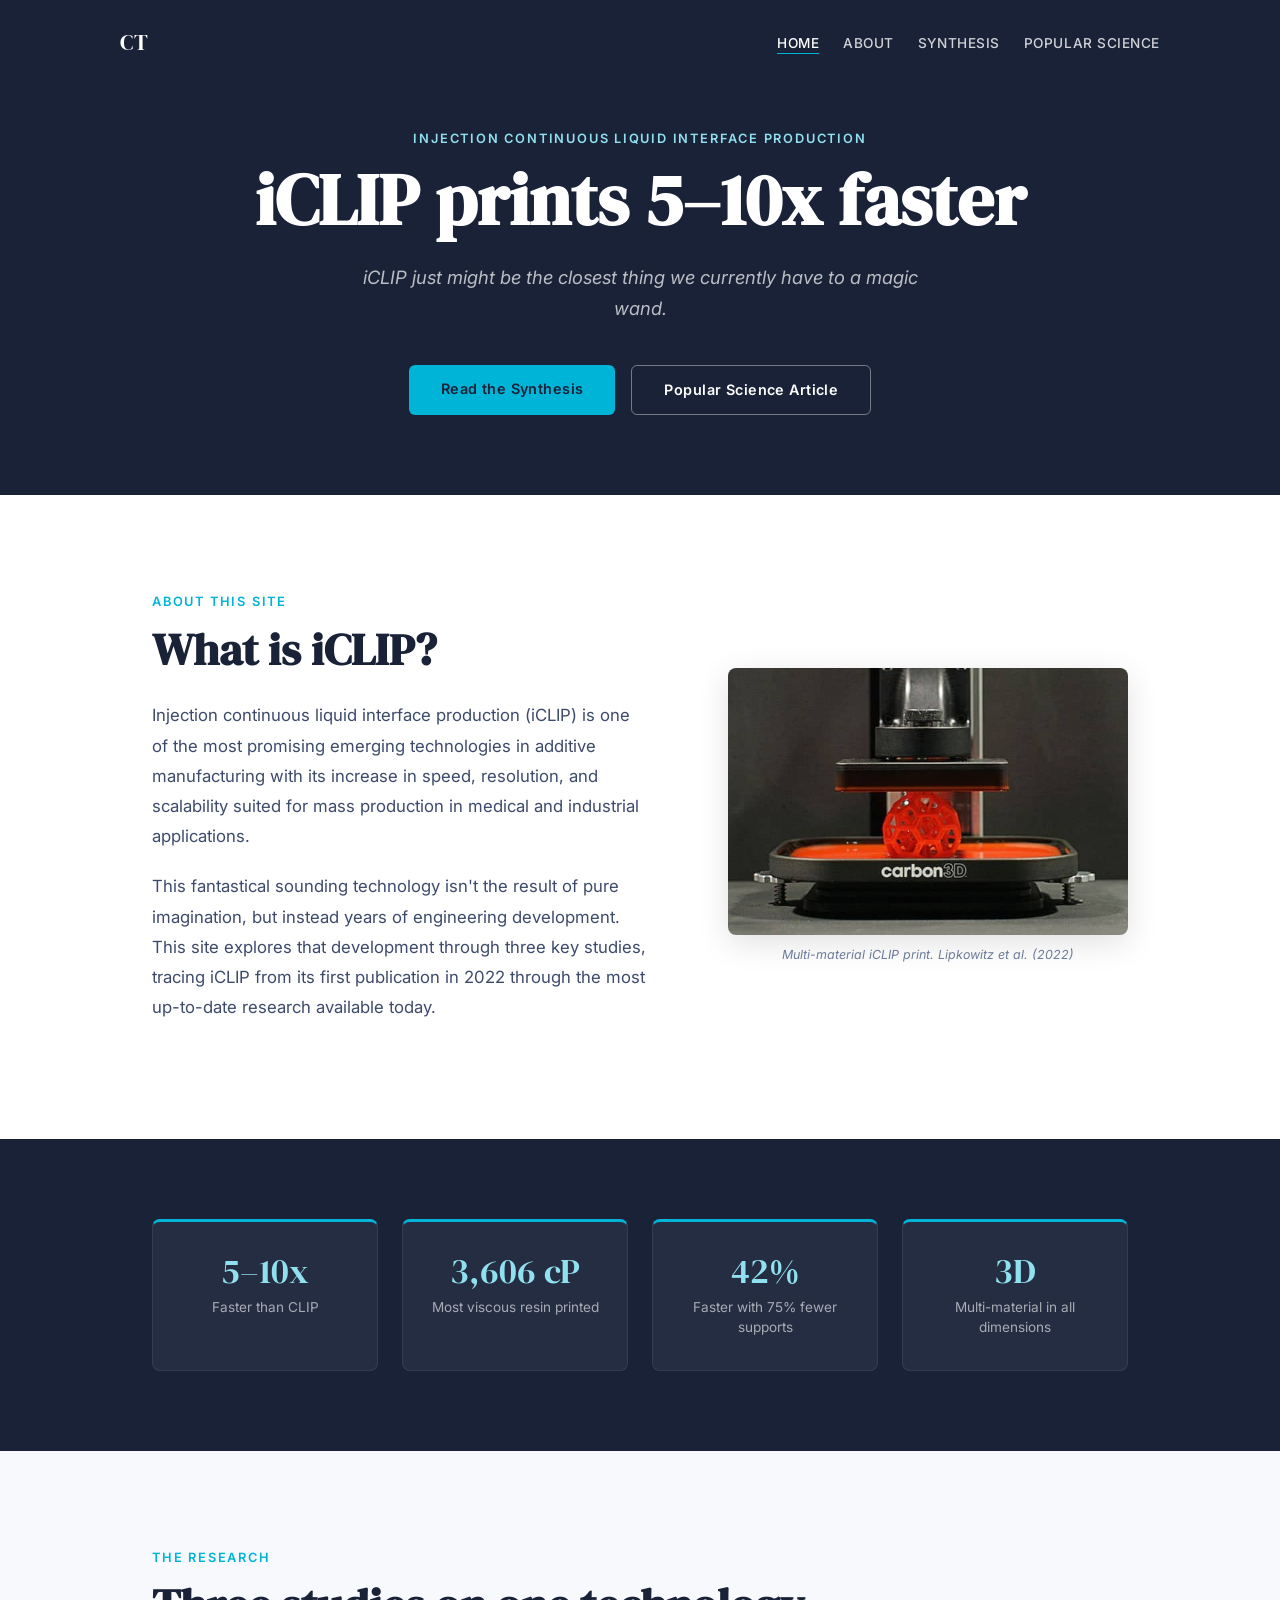
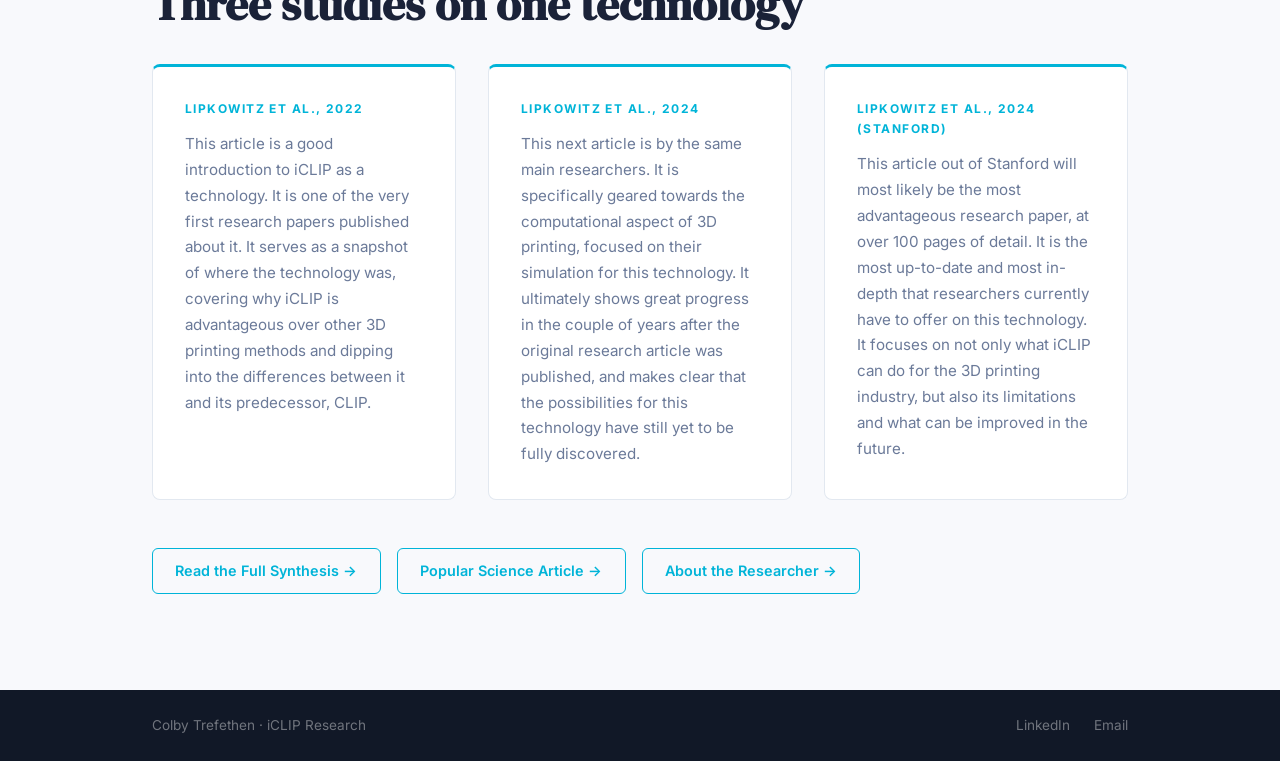
<file: index.html>
<!DOCTYPE html>
<html lang="en">
<head>
  <meta charset="UTF-8" />
  <meta name="viewport" content="width=device-width, initial-scale=1.0" />
  <title>Colby Trefethen | iCLIP Research</title>
  <link rel="preconnect" href="https://fonts.googleapis.com" />
  <link href="https://fonts.googleapis.com/css2?family=Inter:wght@300;400;500;600&family=DM+Serif+Display&display=swap" rel="stylesheet" />
  <link rel="stylesheet" href="style.css" />
</head>
<body>

  <nav id="nav" class="scrolled">
    <div class="nav-inner">
      <a class="nav-logo" href="index.html">CT</a>
      <ul class="nav-links">
        <li><a href="index.html" class="active">Home</a></li>
        <li><a href="about.html">About</a></li>
        <li><a href="synthesis.html">Synthesis</a></li>
        <li><a href="popular-science.html">Popular Science</a></li>
      </ul>
    </div>
  </nav>

  <!-- BANNER -->
  <section id="banner">
    <div class="container">
      <p class="section-label">Injection Continuous Liquid Interface Production</p>
      <h1 class="banner-title">iCLIP prints 5–10x faster</h1>
      <p class="banner-sub">iCLIP just might be the closest thing we currently have to a magic wand.</p>
      <div class="hero-cta">
        <a class="btn btn-primary" href="synthesis.html">Read the Synthesis</a>
        <a class="btn btn-ghost-dark" href="popular-science.html">Popular Science Article</a>
      </div>
    </div>
  </section>

  <!-- INTRO: text + image side by side -->
  <section id="about-site">
    <div class="container">
      <div class="intro-grid">
        <div class="intro-text">
          <p class="section-label">About This Site</p>
          <h2 class="section-heading">What is iCLIP?</h2>
          <p class="research-intro">
            Injection continuous liquid interface production (iCLIP) is one of the most promising emerging technologies in additive manufacturing with its increase in speed, resolution, and scalability suited for mass production in medical and industrial applications.
          </p>
          <p class="research-intro">
            This fantastical sounding technology isn't the result of pure imagination, but instead years of engineering development. This site explores that development through three key studies, tracing iCLIP from its first publication in 2022 through the most up-to-date research available today.
          </p>
        </div>
        <div class="intro-image">
          <!-- Replace src with an iCLIP image, e.g. the multi-material print photo from the paper -->
          <img src="images/iclip-sample.jpg" alt="iCLIP multi-material 3D printed parts" class="intro-img" onerror="this.parentElement.classList.add('img-fallback')" />
          <div class="intro-img-caption">Multi-material iCLIP print. Lipkowitz et al. (2022)</div>
        </div>
      </div>
    </div>
  </section>

  <!-- STATS: navy bar -->
  <section id="results">
    <div class="container">
      <div class="results-grid">
        <div class="result-item">
          <div class="result-num">5–10x</div>
          <div class="result-label">Faster than CLIP</div>
        </div>
        <div class="result-item">
          <div class="result-num">3,606 cP</div>
          <div class="result-label">Most viscous resin printed</div>
        </div>
        <div class="result-item">
          <div class="result-num">42%</div>
          <div class="result-label">Faster with 75% fewer supports</div>
        </div>
        <div class="result-item">
          <div class="result-num">3D</div>
          <div class="result-label">Multi-material in all dimensions</div>
        </div>
      </div>
    </div>
  </section>

  <!-- STUDIES -->
  <section id="background">
    <div class="container">
      <p class="section-label">The Research</p>
      <h2 class="section-heading">Three studies on one technology</h2>
      <div class="research-cards">

        <div class="research-card">
          <div class="research-card-num">Lipkowitz et al., 2022</div>
          <p>This article is a good introduction to iCLIP as a technology. It is one of the very first research papers published about it. It serves as a snapshot of where the technology was, covering why iCLIP is advantageous over other 3D printing methods and dipping into the differences between it and its predecessor, CLIP.</p>
        </div>

        <div class="research-card">
          <div class="research-card-num">Lipkowitz et al., 2024</div>
          <p>This next article is by the same main researchers. It is specifically geared towards the computational aspect of 3D printing, focused on their simulation for this technology. It ultimately shows great progress in the couple of years after the original research article was published, and makes clear that the possibilities for this technology have still yet to be fully discovered.</p>
        </div>

        <div class="research-card">
          <div class="research-card-num">Lipkowitz et al., 2024 (Stanford)</div>
          <p>This article out of Stanford will most likely be the most advantageous research paper, at over 100 pages of detail. It is the most up-to-date and most in-depth that researchers currently have to offer on this technology. It focuses on not only what iCLIP can do for the 3D printing industry, but also its limitations and what can be improved in the future.</p>
        </div>

      </div>

      <div class="page-nav-links" style="margin-top: 3rem;">
        <a href="synthesis.html" class="page-nav-btn">Read the Full Synthesis →</a>
        <a href="popular-science.html" class="page-nav-btn">Popular Science Article →</a>
        <a href="about.html" class="page-nav-btn">About the Researcher →</a>
      </div>
    </div>
  </section>

  <footer>
    <div class="container footer-inner">
      <span>Colby Trefethen · iCLIP Research</span>
      <div class="footer-links">
        <a href="https://www.linkedin.com/in/colbytrefethen/" target="_blank" rel="noopener">LinkedIn</a>
        <a href="mailto:colby@trefethen.us">Email</a>
      </div>
    </div>
  </footer>

  <script>
    const nav = document.getElementById('nav');
    window.addEventListener('scroll', () => {
      nav.classList.toggle('scrolled', window.scrollY > 60);
    });
  </script>
</body>
</html>
</file>
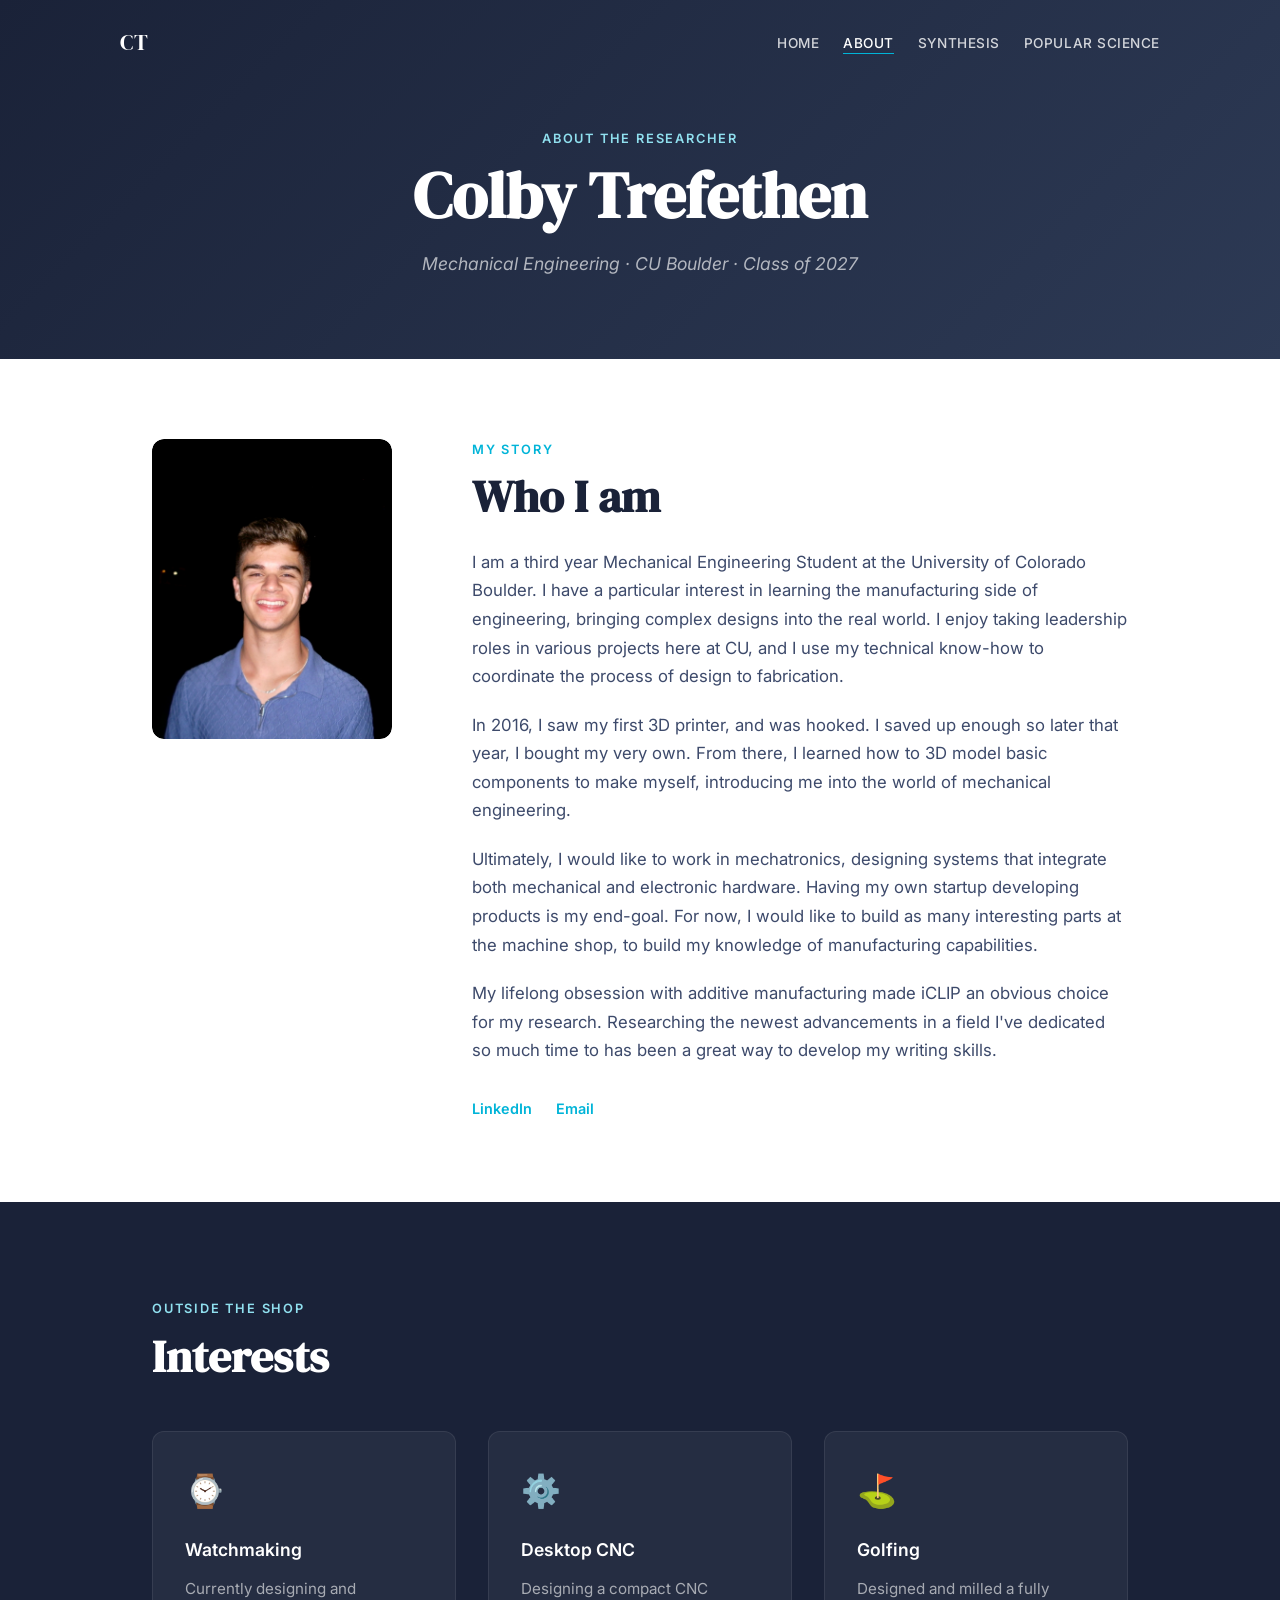
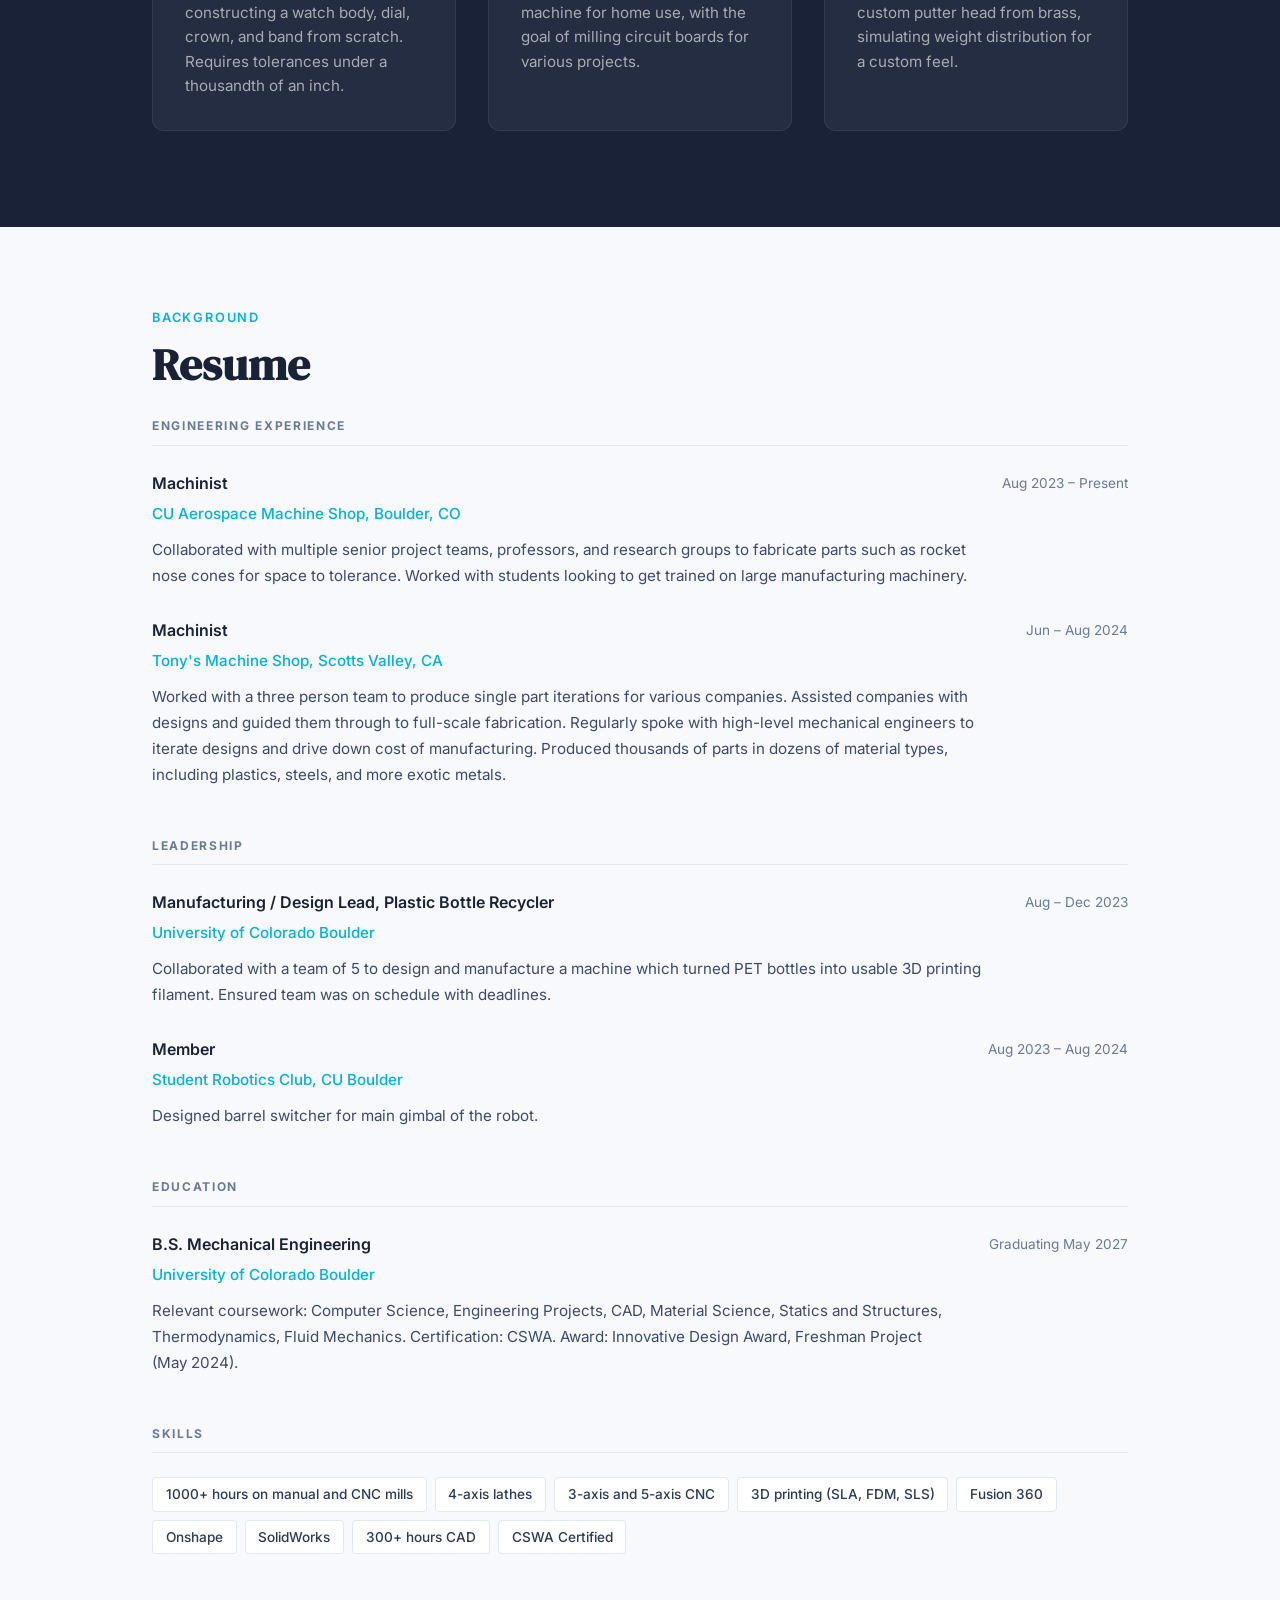
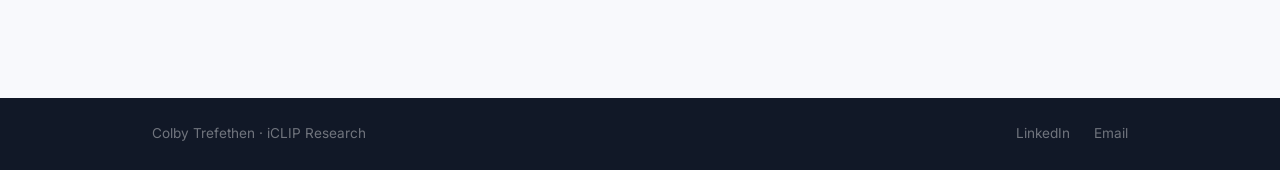
<file: about.html>
<!DOCTYPE html>
<html lang="en">
<head>
  <meta charset="UTF-8" />
  <meta name="viewport" content="width=device-width, initial-scale=1.0" />
  <title>About — Colby Trefethen</title>
  <link rel="preconnect" href="https://fonts.googleapis.com" />
  <link href="https://fonts.googleapis.com/css2?family=Inter:wght@300;400;500;600&family=DM+Serif+Display&display=swap" rel="stylesheet" />
  <link rel="stylesheet" href="style.css" />
</head>
<body>

  <nav id="nav" class="scrolled">
    <div class="nav-inner">
      <a class="nav-logo" href="index.html">CT</a>
      <ul class="nav-links">
        <li><a href="index.html">Home</a></li>
        <li><a href="about.html" class="active">About</a></li>
        <li><a href="synthesis.html">Synthesis</a></li>
        <li><a href="popular-science.html">Popular Science</a></li>
      </ul>
    </div>
  </nav>

  <div class="page-hero">
    <p class="section-label light">About the Researcher</p>
    <h1 class="page-hero-title">Colby Trefethen</h1>
    <p class="page-hero-sub">Mechanical Engineering · CU Boulder · Class of 2027</p>
  </div>

  <section id="about">
    <div class="container">
      <div class="about-grid">

        <div class="about-photo-col">
          <img src="images/colby.jpg" alt="Colby Trefethen" class="about-photo" />
        </div>

        <div class="about-text-col">
          <p class="section-label">My Story</p>
          <h2 class="section-heading">Who I am</h2>

          <p class="about-body">
            I am a third year Mechanical Engineering Student at the University of Colorado Boulder. I have a particular interest in learning the manufacturing side of engineering, bringing complex designs into the real world. I enjoy taking leadership roles in various projects here at CU, and I use my technical know-how to coordinate the process of design to fabrication.
          </p>

          <p class="about-body">
            In 2016, I saw my first 3D printer, and was hooked. I saved up enough so later that year, I bought my very own. From there, I learned how to 3D model basic components to make myself, introducing me into the world of mechanical engineering.
          </p>

          <p class="about-body">
            Ultimately, I would like to work in mechatronics, designing systems that integrate both mechanical and electronic hardware. Having my own startup developing products is my end-goal. For now, I would like to build as many interesting parts at the machine shop, to build my knowledge of manufacturing capabilities.
          </p>

          <p class="about-body">
            My lifelong obsession with additive manufacturing made iCLIP an obvious choice for my research. Researching the newest advancements in a field I've dedicated so much time to has been a great way to develop my writing skills.
          </p>

          <div class="about-links">
            <a href="https://www.linkedin.com/in/colbytrefethen/" class="text-link" target="_blank" rel="noopener">LinkedIn</a>
            <a href="mailto:colby@trefethen.us" class="text-link">Email</a>
          </div>
        </div>

      </div>
    </div>
  </section>

  <section id="interests">
    <div class="container">
      <p class="section-label">Outside the shop</p>
      <h2 class="section-heading">Interests</h2>
      <div class="interests-grid">
        <div class="interest-card">
          <div class="interest-icon">⌚</div>
          <h3 class="interest-title">Watchmaking</h3>
          <p class="interest-desc">Currently designing and constructing a watch body, dial, crown, and band from scratch. Requires tolerances under a thousandth of an inch.</p>
        </div>
        <div class="interest-card">
          <div class="interest-icon">⚙️</div>
          <h3 class="interest-title">Desktop CNC</h3>
          <p class="interest-desc">Designing a compact CNC machine for home use, with the goal of milling circuit boards for various projects.</p>
        </div>
        <div class="interest-card">
          <div class="interest-icon">⛳</div>
          <h3 class="interest-title">Golfing</h3>
          <p class="interest-desc">Designed and milled a fully custom putter head from brass, simulating weight distribution for a custom feel.</p>
        </div>
      </div>
    </div>
  </section>

  <section id="resume">
    <div class="container">
      <p class="section-label">Background</p>
      <h2 class="section-heading">Resume</h2>

      <div class="resume-section">
        <p class="resume-section-title">Engineering Experience</p>
        <div class="resume-item">
          <div class="resume-item-title">Machinist</div>
          <div class="resume-item-date">Aug 2023 – Present</div>
          <div class="resume-item-org">CU Aerospace Machine Shop, Boulder, CO</div>
          <div class="resume-item-desc">Collaborated with multiple senior project teams, professors, and research groups to fabricate parts such as rocket nose cones for space to tolerance. Worked with students looking to get trained on large manufacturing machinery.</div>
        </div>
        <div class="resume-item">
          <div class="resume-item-title">Machinist</div>
          <div class="resume-item-date">Jun – Aug 2024</div>
          <div class="resume-item-org">Tony's Machine Shop, Scotts Valley, CA</div>
          <div class="resume-item-desc">Worked with a three person team to produce single part iterations for various companies. Assisted companies with designs and guided them through to full-scale fabrication. Regularly spoke with high-level mechanical engineers to iterate designs and drive down cost of manufacturing. Produced thousands of parts in dozens of material types, including plastics, steels, and more exotic metals.</div>
        </div>
      </div>

      <div class="resume-section">
        <p class="resume-section-title">Leadership</p>
        <div class="resume-item">
          <div class="resume-item-title">Manufacturing / Design Lead, Plastic Bottle Recycler</div>
          <div class="resume-item-date">Aug – Dec 2023</div>
          <div class="resume-item-org">University of Colorado Boulder</div>
          <div class="resume-item-desc">Collaborated with a team of 5 to design and manufacture a machine which turned PET bottles into usable 3D printing filament. Ensured team was on schedule with deadlines.</div>
        </div>
        <div class="resume-item">
          <div class="resume-item-title">Member</div>
          <div class="resume-item-date">Aug 2023 – Aug 2024</div>
          <div class="resume-item-org">Student Robotics Club, CU Boulder</div>
          <div class="resume-item-desc">Designed barrel switcher for main gimbal of the robot.</div>
        </div>
      </div>

      <div class="resume-section">
        <p class="resume-section-title">Education</p>
        <div class="resume-item">
          <div class="resume-item-title">B.S. Mechanical Engineering</div>
          <div class="resume-item-date">Graduating May 2027</div>
          <div class="resume-item-org">University of Colorado Boulder</div>
          <div class="resume-item-desc">Relevant coursework: Computer Science, Engineering Projects, CAD, Material Science, Statics and Structures, Thermodynamics, Fluid Mechanics. Certification: CSWA. Award: Innovative Design Award, Freshman Project (May 2024).</div>
        </div>
      </div>

      <div class="resume-section">
        <p class="resume-section-title">Skills</p>
        <div class="skills-grid">
          <span class="skill-tag">1000+ hours on manual and CNC mills</span>
          <span class="skill-tag">4-axis lathes</span>
          <span class="skill-tag">3-axis and 5-axis CNC</span>
          <span class="skill-tag">3D printing (SLA, FDM, SLS)</span>
          <span class="skill-tag">Fusion 360</span>
          <span class="skill-tag">Onshape</span>
          <span class="skill-tag">SolidWorks</span>
          <span class="skill-tag">300+ hours CAD</span>
          <span class="skill-tag">CSWA Certified</span>
        </div>
      </div>
    </div>
  </section>

  <footer>
    <div class="container footer-inner">
      <span>Colby Trefethen · iCLIP Research</span>
      <div class="footer-links">
        <a href="https://www.linkedin.com/in/colbytrefethen/" target="_blank" rel="noopener">LinkedIn</a>
        <a href="mailto:colby@trefethen.us">Email</a>
      </div>
    </div>
  </footer>

  <script>
    const nav = document.getElementById('nav');
    window.addEventListener('scroll', () => {
      nav.classList.toggle('scrolled', window.scrollY > 60);
    });
  </script>
</body>
</html>
</file>
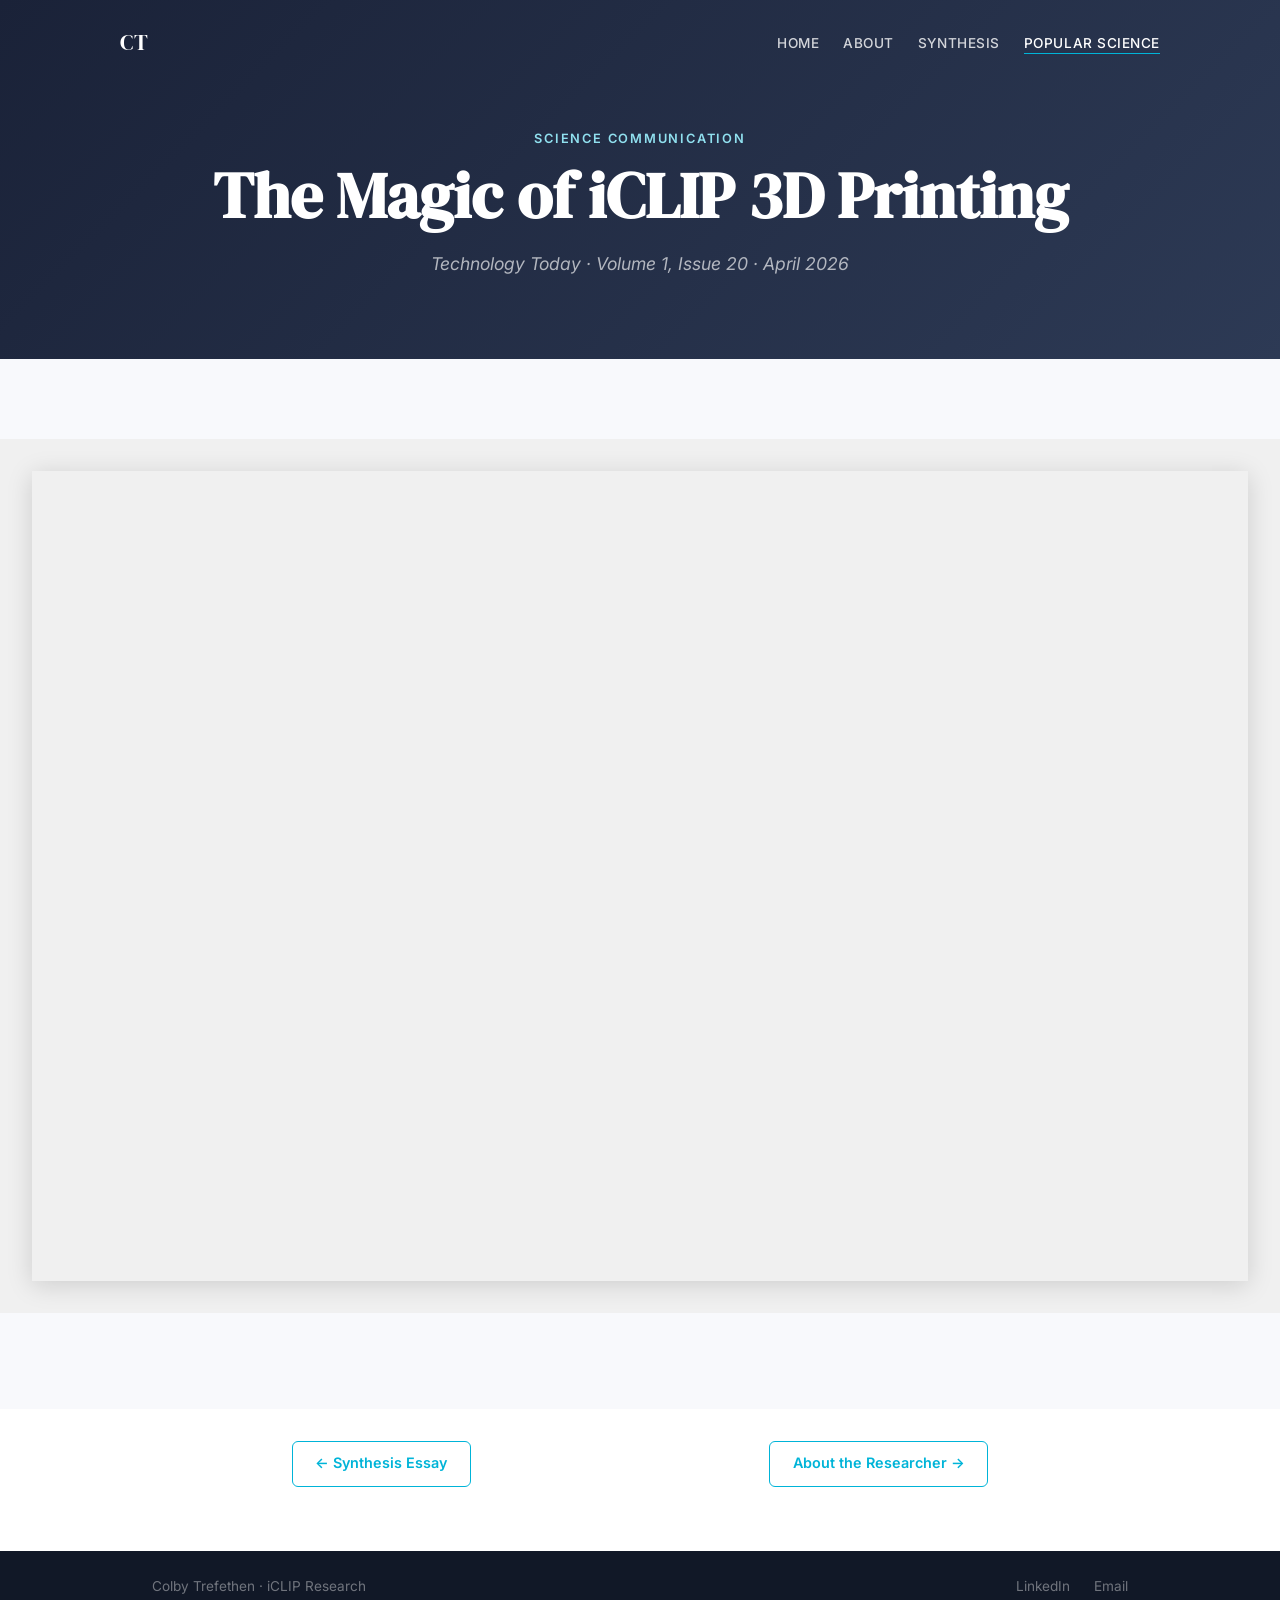
<file: popular-science.html>
<!DOCTYPE html>
<html lang="en">
<head>
  <meta charset="UTF-8" />
  <meta name="viewport" content="width=device-width, initial-scale=1.0" />
  <title>Popular Science — Colby Trefethen</title>
  <link rel="preconnect" href="https://fonts.googleapis.com" />
  <link href="https://fonts.googleapis.com/css2?family=Inter:wght@300;400;500;600&family=DM+Serif+Display&display=swap" rel="stylesheet" />
  <link rel="stylesheet" href="style.css" />
</head>
<body>

  <nav id="nav" class="scrolled">
    <div class="nav-inner">
      <a class="nav-logo" href="index.html">CT</a>
      <ul class="nav-links">
        <li><a href="index.html">Home</a></li>
        <li><a href="about.html">About</a></li>
        <li><a href="synthesis.html">Synthesis</a></li>
        <li><a href="popular-science.html" class="active">Popular Science</a></li>
      </ul>
    </div>
  </nav>

  <div class="page-hero">
    <p class="section-label light">Science Communication</p>
    <h1 class="page-hero-title">The Magic of iCLIP 3D Printing</h1>
    <p class="page-hero-sub">Technology Today · Volume 1, Issue 20 · April 2026</p>
  </div>

  <section id="popular-science">
    <div class="pdf-embed-wrapper">
      <iframe src="popular-science-v2.pdf" class="pdf-embed" title="The Magic of iCLIP 3D Printing"></iframe>
    </div>

    <div class="container writing-container" style="display:none;">
      <div class="writing-body">

        <h2 class="article-section-heading">A search for the magic wand</h2>
        <p>As kids, we all dream of magic wands that can create our wildest fantasies in the blink of an eye. 3D printing has allowed these childhood fantasies of creation to come to life, and the idea of a magic wand is becoming non-fiction through every advancement. iCLIP just might be the closest thing we currently have to a magic wand. Its ability to form complex geometry rapidly out of seemingly nothing is nothing short of magical. Its complex laser system is straight from a sci-fi movie, while being entirely grounded in reality. This fantastical sounding technology isn't the result of pure imagination, but instead years of engineering development.</p>

        <h2 class="article-section-heading">CLIP and its shortcomings</h2>
        <p>As early as 2015, a group of researchers headed by chemist Joseph DeSimone introduced the world to a 3D printing methodology called continuous liquid interface production, or CLIP for short. Imagine a platform slowly rising upwards out of a vat of liquid, forming complex parts. A projector, much like those seen in classrooms, is used to harden the liquid resin layer by layer. Instead of a traditional projector, this technology uses a much more detailed, UV based projecting system. A thin layer of oxygen is kept at the bottom of this liquid pool, which allows the part to slowly rise out of the vat. This layer is known as the "dead zone", where no resin is able to enter.</p>
        <p>For years, CLIP was one of the fastest 3-D printing technologies available, but wasn't widely adopted. This is primarily because of the common defects in printed parts, as getting the resin to flow over the "dead zone", proved to be difficult with the current setup. For more consistent printing, speeds had to be reduced significantly, making the technology less attractive.</p>

        <h2 class="article-section-heading">The iCLIP Reimagined</h2>
        <p>In September 2022, lead researcher Gabriel Lipkowitz and his team published an article in Science Advances looking to solve this exact problem with the technology. By injecting the resin, much like how a syringe works, Lipkowitz added injection to the pre-existing CLIP technology, putting the "i" in iCLIP. Instead of passively allowing the resin to flow, and hope that it does, this new addition forced resin into the proper places, and at the exact right time.</p>

        <h2 class="article-section-heading">Veins in a 3D print?</h2>
        <p>With iCLIP, pumps mounted on the rising platform inject resin through "viaducts", what the researchers called the mini guiding channels. Fascinatingly, these viaducts are printed directly into the object as it is being made. These channels act like veins, allowing the blood (resin) of the system to be pumped throughout the body (part) where it is needed. With this addition, the speed at which parts could be produced increased dramatically, on average by six times.</p>

        <h2 class="article-section-heading">Beyond the speed</h2>
        <p>This new injection system not only brings a faster, more reliable printing operation, but also unlocks multiple other avenues of expansion. The primary extra benefit of these "viaducts" is the ability to print multiple types of materials at once in the same part. Researchers demonstrated this by printing models of various colors, such as the Independence Hall in red, white and blue. Beyond colors, multimaterial printing unlocks things such as printing, rigid and flexible materials in the same part, allowing for things like hinges built in.</p>

        <h2 class="article-section-heading">How this helps us</h2>
        <p>The researchers furthered this technology by injecting resin with carbon nanotubes, something no other 3-D printing technology can reliably manufacture with. These nanotubes can be printed with this technology due to the higher pressure created by the injection system. Nanotubes act as a much more rigid structure for the 3D printed parts.</p>

      </div>

    </div>
  </section>


  <div class="page-footer-nav">
    <a href="synthesis.html" class="page-nav-btn">← Synthesis Essay</a>
    <a href="about.html" class="page-nav-btn">About the Researcher →</a>
  </div>

  <footer>
    <div class="container footer-inner">
      <span>Colby Trefethen · iCLIP Research</span>
      <div class="footer-links">
        <a href="https://www.linkedin.com/in/colbytrefethen/" target="_blank" rel="noopener">LinkedIn</a>
        <a href="mailto:colby@trefethen.us">Email</a>
      </div>
    </div>
  </footer>

  <script>
    const nav = document.getElementById('nav');
    window.addEventListener('scroll', () => {
      nav.classList.toggle('scrolled', window.scrollY > 60);
    });
  </script>
</body>
</html>
</file>
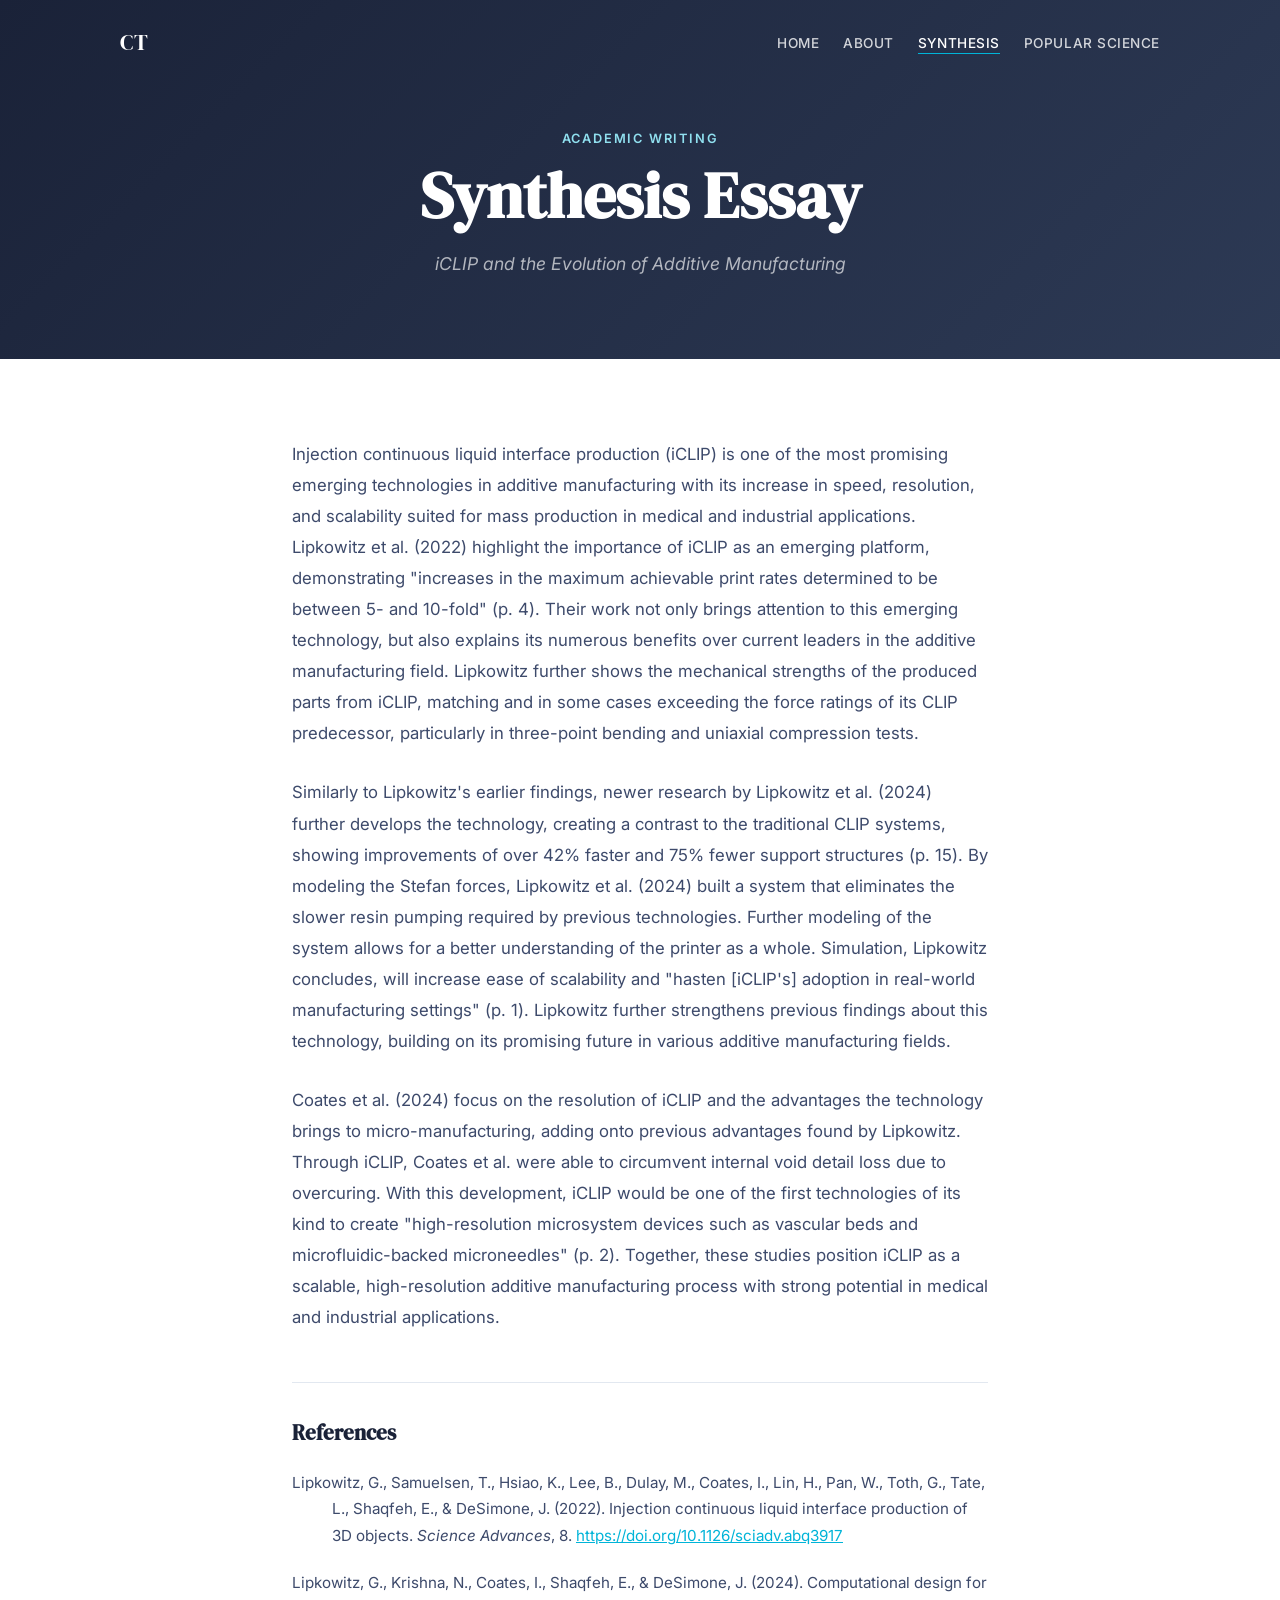
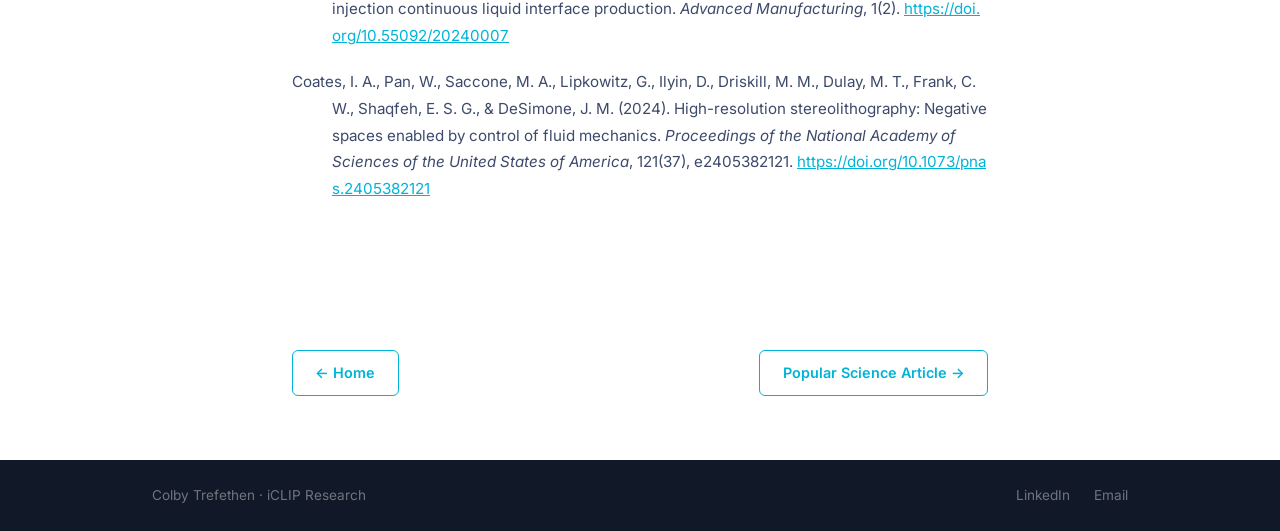
<file: synthesis.html>
<!DOCTYPE html>
<html lang="en">
<head>
  <meta charset="UTF-8" />
  <meta name="viewport" content="width=device-width, initial-scale=1.0" />
  <title>Synthesis — Colby Trefethen</title>
  <link rel="preconnect" href="https://fonts.googleapis.com" />
  <link href="https://fonts.googleapis.com/css2?family=Inter:wght@300;400;500;600&family=DM+Serif+Display&display=swap" rel="stylesheet" />
  <link rel="stylesheet" href="style.css" />
</head>
<body>

  <nav id="nav" class="scrolled">
    <div class="nav-inner">
      <a class="nav-logo" href="index.html">CT</a>
      <ul class="nav-links">
        <li><a href="index.html">Home</a></li>
        <li><a href="about.html">About</a></li>
        <li><a href="synthesis.html" class="active">Synthesis</a></li>
        <li><a href="popular-science.html">Popular Science</a></li>
      </ul>
    </div>
  </nav>

  <div class="page-hero">
    <p class="section-label light">Academic Writing</p>
    <h1 class="page-hero-title">Synthesis Essay</h1>
    <p class="page-hero-sub">iCLIP and the Evolution of Additive Manufacturing</p>
  </div>

  <section id="synthesis">
    <div class="container writing-container">

      <div class="writing-body">
        <p>Injection continuous liquid interface production (iCLIP) is one of the most promising emerging technologies in additive manufacturing with its increase in speed, resolution, and scalability suited for mass production in medical and industrial applications. Lipkowitz et al. (2022) highlight the importance of iCLIP as an emerging platform, demonstrating "increases in the maximum achievable print rates determined to be between 5- and 10-fold" (p. 4). Their work not only brings attention to this emerging technology, but also explains its numerous benefits over current leaders in the additive manufacturing field. Lipkowitz further shows the mechanical strengths of the produced parts from iCLIP, matching and in some cases exceeding the force ratings of its CLIP predecessor, particularly in three-point bending and uniaxial compression tests.</p>

        <p>Similarly to Lipkowitz's earlier findings, newer research by Lipkowitz et al. (2024) further develops the technology, creating a contrast to the traditional CLIP systems, showing improvements of over 42% faster and 75% fewer support structures (p. 15). By modeling the Stefan forces, Lipkowitz et al. (2024) built a system that eliminates the slower resin pumping required by previous technologies. Further modeling of the system allows for a better understanding of the printer as a whole. Simulation, Lipkowitz concludes, will increase ease of scalability and "hasten [iCLIP's] adoption in real-world manufacturing settings" (p. 1). Lipkowitz further strengthens previous findings about this technology, building on its promising future in various additive manufacturing fields.</p>

        <p>Coates et al. (2024) focus on the resolution of iCLIP and the advantages the technology brings to micro-manufacturing, adding onto previous advantages found by Lipkowitz. Through iCLIP, Coates et al. were able to circumvent internal void detail loss due to overcuring. With this development, iCLIP would be one of the first technologies of its kind to create "high-resolution microsystem devices such as vascular beds and microfluidic-backed microneedles" (p. 2). Together, these studies position iCLIP as a scalable, high-resolution additive manufacturing process with strong potential in medical and industrial applications.</p>

        <div class="writing-references">
          <h3>References</h3>
          <p>Lipkowitz, G., Samuelsen, T., Hsiao, K., Lee, B., Dulay, M., Coates, I., Lin, H., Pan, W., Toth, G., Tate, L., Shaqfeh, E., &amp; DeSimone, J. (2022). Injection continuous liquid interface production of 3D objects. <em>Science Advances</em>, 8. <a href="https://doi.org/10.1126/sciadv.abq3917" target="_blank">https://doi.org/10.1126/sciadv.abq3917</a></p>
          <p>Lipkowitz, G., Krishna, N., Coates, I., Shaqfeh, E., &amp; DeSimone, J. (2024). Computational design for injection continuous liquid interface production. <em>Advanced Manufacturing</em>, 1(2). <a href="https://doi.org/10.55092/20240007" target="_blank">https://doi.org/10.55092/20240007</a></p>
          <p>Coates, I. A., Pan, W., Saccone, M. A., Lipkowitz, G., Ilyin, D., Driskill, M. M., Dulay, M. T., Frank, C. W., Shaqfeh, E. S. G., &amp; DeSimone, J. M. (2024). High-resolution stereolithography: Negative spaces enabled by control of fluid mechanics. <em>Proceedings of the National Academy of Sciences of the United States of America</em>, 121(37), e2405382121. <a href="https://doi.org/10.1073/pnas.2405382121" target="_blank">https://doi.org/10.1073/pnas.2405382121</a></p>
        </div>
      </div>

    </div>
  </section>

  <div class="page-footer-nav">
    <a href="index.html" class="page-nav-btn">← Home</a>
    <a href="popular-science.html" class="page-nav-btn">Popular Science Article →</a>
  </div>

  <footer>
    <div class="container footer-inner">
      <span>Colby Trefethen · iCLIP Research</span>
      <div class="footer-links">
        <a href="https://www.linkedin.com/in/colbytrefethen/" target="_blank" rel="noopener">LinkedIn</a>
        <a href="mailto:colby@trefethen.us">Email</a>
      </div>
    </div>
  </footer>

  <script>
    const nav = document.getElementById('nav');
    window.addEventListener('scroll', () => {
      nav.classList.toggle('scrolled', window.scrollY > 60);
    });
  </script>
</body>
</html>
</file>
<file: style.css>
/* =============================================
   BASE
   ============================================= */
*, *::before, *::after { box-sizing: border-box; margin: 0; padding: 0; }

:root {
  --navy:      #1a2238;
  --slate:     #2d3a55;
  --teal:      #00b4d8;
  --teal-light:#90e0ef;
  --white:     #ffffff;
  --off-white: #f8f9fc;
  --text:      #1a2238;
  --muted:     #6b7a99;
  --border:    #e2e8f0;
}

html { scroll-behavior: smooth; }

body {
  font-family: 'Inter', sans-serif;
  font-size: 16px;
  line-height: 1.7;
  color: var(--text);
  background: var(--white);
}

a { color: inherit; text-decoration: none; }
img { max-width: 100%; display: block; }

.container {
  max-width: 1040px;
  margin: 0 auto;
  padding: 0 2rem;
}

/* =============================================
   NAV
   ============================================= */
#nav {
  position: fixed;
  top: 0; left: 0; right: 0;
  z-index: 100;
  padding: 1.5rem 2rem;
  transition: background 0.3s, padding 0.3s, box-shadow 0.3s;
}

#nav.scrolled {
  background: var(--navy);
  padding: 1rem 2rem;
  box-shadow: 0 2px 20px rgba(0,0,0,0.2);
}

.nav-inner {
  max-width: 1040px;
  margin: 0 auto;
  display: flex;
  align-items: center;
  justify-content: space-between;
}

.nav-logo {
  font-family: 'DM Serif Display', serif;
  font-size: 1.4rem;
  color: var(--white);
  letter-spacing: 0.05em;
}

.nav-links {
  list-style: none;
  display: flex;
  gap: 1.5rem;
}

.nav-links a {
  color: rgba(255,255,255,0.8);
  font-size: 0.85rem;
  font-weight: 500;
  letter-spacing: 0.04em;
  text-transform: uppercase;
  transition: color 0.2s;
}

.nav-links a:hover,
.nav-links a.active {
  color: var(--white);
  border-bottom: 1.5px solid var(--teal);
  padding-bottom: 2px;
}

/* =============================================
   BUTTONS
   ============================================= */
.btn {
  display: inline-block;
  padding: 0.75rem 2rem;
  border-radius: 6px;
  font-size: 0.9rem;
  font-weight: 600;
  letter-spacing: 0.03em;
  transition: transform 0.15s, box-shadow 0.15s;
  cursor: pointer;
}

.btn:hover { transform: translateY(-2px); box-shadow: 0 6px 20px rgba(0,0,0,0.2); }

.btn-primary       { background: var(--teal); color: var(--navy); }
.btn-ghost         { border: 1.5px solid rgba(255,255,255,0.4); color: var(--white); }
.btn-ghost:hover   { border-color: var(--white); }
.btn-ghost-dark    { display: inline-block; padding: 0.75rem 2rem; border-radius: 6px; font-size: 0.9rem; font-weight: 600; border: 1.5px solid rgba(255,255,255,0.4); color: var(--white); transition: border-color 0.2s, transform 0.15s; }
.btn-ghost-dark:hover { border-color: var(--white); transform: translateY(-2px); }
.btn-white         { background: var(--white); color: var(--navy); font-weight: 600; }

/* =============================================
   SECTION LABELS & HEADINGS
   ============================================= */
.section-label {
  font-size: 0.8rem;
  font-weight: 600;
  letter-spacing: 0.14em;
  text-transform: uppercase;
  color: var(--teal);
  margin-bottom: 0.6rem;
}

.section-label.light { color: var(--teal-light); }

.section-heading {
  font-family: 'DM Serif Display', serif;
  font-size: clamp(2rem, 4vw, 2.8rem);
  line-height: 1.2;
  color: var(--navy);
  margin-bottom: 1.5rem;
}

.section-heading.light { color: var(--white); }

/* =============================================
   HOMEPAGE: BANNER
   ============================================= */
#banner {
  background: var(--navy);
  padding: 8rem 2rem 5rem;
  text-align: center;
}

#banner .section-label { color: var(--teal-light); }

.banner-title {
  font-family: 'DM Serif Display', serif;
  font-size: clamp(2.8rem, 6vw, 4.5rem);
  color: var(--white);
  line-height: 1.15;
  margin: 0.5rem 0 1.25rem;
}

.banner-sub {
  font-size: 1.15rem;
  color: rgba(255,255,255,0.7);
  max-width: 560px;
  margin: 0 auto 2.5rem;
  font-style: italic;
}

.hero-cta { display: flex; gap: 1rem; justify-content: center; flex-wrap: wrap; }

/* =============================================
   HOMEPAGE: INTRO (text + image)
   ============================================= */
#about-site {
  padding: 6rem 0;
  background: var(--white);
}

.intro-grid {
  display: grid;
  grid-template-columns: 1fr 400px;
  gap: 5rem;
  align-items: center;
}

.research-intro {
  color: #3d4a6b;
  font-size: 1.05rem;
  line-height: 1.8;
  margin-bottom: 1.25rem;
}

.intro-img {
  width: 100%;
  border-radius: 8px;
  box-shadow: 0 8px 32px rgba(0,0,0,0.12);
  display: block;
}

.intro-image { position: relative; }

.intro-image.img-fallback {
  background: var(--off-white);
  border: 2px dashed var(--border);
  border-radius: 8px;
  min-height: 280px;
  display: flex;
  align-items: center;
  justify-content: center;
  flex-direction: column;
  color: var(--muted);
  font-size: 0.85rem;
  gap: 0.5rem;
}

.intro-image.img-fallback::before { content: '📷'; font-size: 2rem; opacity: 0.4; }
.intro-image.img-fallback::after  { content: 'Add an iCLIP image here'; }
.intro-image.img-fallback .intro-img { display: none; }
.intro-image.img-fallback .intro-img-caption { display: none; }

.intro-img-caption {
  font-size: 0.78rem;
  color: var(--muted);
  margin-top: 0.6rem;
  font-style: italic;
  text-align: center;
}

/* =============================================
   HOMEPAGE: STATS BAR
   ============================================= */
#results {
  padding: 5rem 0;
  background: var(--navy);
}

.results-grid {
  display: grid;
  grid-template-columns: repeat(4, 1fr);
  gap: 1.5rem;
}

.result-item {
  background: rgba(255,255,255,0.05);
  border: 1px solid rgba(255,255,255,0.08);
  border-top: 3px solid var(--teal);
  border-radius: 8px;
  padding: 2rem 1.5rem;
  text-align: center;
}

.result-num {
  font-family: 'DM Serif Display', serif;
  font-size: 2.2rem;
  color: var(--teal-light);
  margin-bottom: 0.5rem;
  line-height: 1;
}

.result-label {
  font-size: 0.85rem;
  color: rgba(255,255,255,0.6);
  line-height: 1.5;
}

/* =============================================
   HOMEPAGE: RESEARCH CARDS
   ============================================= */
#background {
  padding: 6rem 0;
  background: var(--off-white);
}

.research-cards {
  display: grid;
  grid-template-columns: repeat(3, 1fr);
  gap: 2rem;
  margin-top: 2rem;
}

.research-card {
  background: var(--white);
  border: 1px solid var(--border);
  border-top: 3px solid var(--teal);
  border-radius: 8px;
  padding: 2rem;
}

.research-card-num {
  font-size: 0.75rem;
  font-weight: 700;
  letter-spacing: 0.12em;
  color: var(--teal);
  margin-bottom: 0.75rem;
  text-transform: uppercase;
}

.research-card p {
  font-size: 0.95rem;
  color: var(--muted);
  line-height: 1.7;
}

.page-nav-links { display: flex; gap: 1rem; flex-wrap: wrap; }

.page-nav-btn {
  display: inline-block;
  border: 1.5px solid var(--teal);
  color: var(--teal);
  padding: 0.6rem 1.4rem;
  border-radius: 6px;
  font-size: 0.9rem;
  font-weight: 600;
  transition: background 0.2s, color 0.2s;
}

.page-nav-btn:hover { background: var(--teal); color: var(--navy); }

/* =============================================
   ABOUT PAGE
   ============================================= */
#about {
  padding: 5rem 0;
  background: var(--white);
}

.about-grid {
  display: grid;
  grid-template-columns: 240px 1fr;
  gap: 5rem;
  align-items: start;
}

.about-photo-col { width: 240px; border-radius: 12px; overflow: hidden; }

.about-photo {
  width: 100%;
  height: 300px;
  object-fit: cover;
  border-radius: 12px;
}

.about-body { color: #3d4a6b; margin-bottom: 1.25rem; font-size: 1.05rem; }

.about-placeholder {
  color: #8a9ab8 !important;
  border-left: 3px solid var(--border);
  padding-left: 1rem;
  font-style: italic;
}

.about-links { display: flex; gap: 1.5rem; margin-top: 2rem; }

.text-link {
  font-size: 0.9rem;
  font-weight: 600;
  color: var(--teal);
  border-bottom: 1.5px solid transparent;
  transition: border-color 0.2s;
}

.text-link:hover { border-color: var(--teal); }

/* =============================================
   INTERESTS
   ============================================= */
#interests {
  padding: 6rem 0;
  background: var(--navy);
}

#interests .section-label { color: var(--teal-light); }
#interests .section-heading { color: var(--white); margin-bottom: 3rem; }

.interests-grid { display: grid; grid-template-columns: repeat(3, 1fr); gap: 2rem; }

.interest-card {
  background: rgba(255,255,255,0.05);
  border: 1px solid rgba(255,255,255,0.08);
  border-radius: 12px;
  padding: 2rem;
}

.interest-icon { font-size: 2rem; margin-bottom: 1rem; }
.interest-title { font-size: 1.1rem; font-weight: 600; color: var(--white); margin-bottom: 0.75rem; }
.interest-desc { font-size: 0.95rem; color: rgba(255,255,255,0.6); line-height: 1.6; }

/* =============================================
   RESUME
   ============================================= */
#resume {
  padding: 5rem 0 6rem;
  background: var(--off-white);
}

.resume-section { margin-bottom: 3rem; }

.resume-section-title {
  font-size: 0.75rem;
  font-weight: 700;
  letter-spacing: 0.14em;
  text-transform: uppercase;
  color: var(--muted);
  border-bottom: 1px solid var(--border);
  padding-bottom: 0.5rem;
  margin-bottom: 1.5rem;
}

.resume-item {
  display: grid;
  grid-template-columns: 1fr auto;
  gap: 0.25rem 2rem;
  margin-bottom: 1.75rem;
}

.resume-item-title { font-size: 1rem; font-weight: 600; color: var(--navy); }
.resume-item-org   { font-size: 0.95rem; color: var(--teal); font-weight: 500; }

.resume-item-date {
  font-size: 0.85rem;
  color: var(--muted);
  text-align: right;
  grid-row: 1 / 3;
  grid-column: 2;
  padding-top: 0.15rem;
  white-space: nowrap;
}

.resume-item-desc { font-size: 0.95rem; color: #3d4a6b; margin-top: 0.4rem; grid-column: 1; }

.skills-grid { display: flex; flex-wrap: wrap; gap: 0.5rem; }

.skill-tag {
  background: var(--white);
  border: 1px solid var(--border);
  border-radius: 4px;
  padding: 0.3rem 0.8rem;
  font-size: 0.85rem;
  color: var(--slate);
  font-weight: 500;
}

/* =============================================
   INNER PAGE HERO HEADERS
   ============================================= */
.page-hero {
  background: linear-gradient(135deg, var(--navy) 0%, var(--slate) 100%);
  padding: 8rem 2rem 5rem;
  text-align: center;
}

.page-hero .section-label { color: var(--teal-light); }

.page-hero-title {
  font-family: 'DM Serif Display', serif;
  font-size: clamp(2.5rem, 5vw, 4rem);
  color: var(--white);
  line-height: 1.15;
  margin: 0.5rem 0 1rem;
}

.page-hero-sub {
  font-size: 1.1rem;
  color: rgba(255,255,255,0.65);
  font-style: italic;
  max-width: 600px;
  margin: 0 auto;
}

/* =============================================
   SYNTHESIS & POPULAR SCIENCE
   ============================================= */
#synthesis      { padding: 5rem 0 6rem; background: var(--white); }
#popular-science { padding: 5rem 0 6rem; background: var(--off-white); }

.writing-container { max-width: 760px; }

.writing-subtitle {
  font-family: 'DM Serif Display', serif;
  font-size: 1.4rem;
  color: var(--slate);
  margin-top: -0.75rem;
  margin-bottom: 3rem;
  font-style: italic;
}

.writing-placeholder {
  border: 2px dashed var(--border);
  border-radius: 10px;
  padding: 4rem 3rem;
  text-align: center;
  background: var(--off-white);
}

#popular-science .writing-placeholder { background: var(--white); }

.writing-placeholder-icon  { font-size: 2.5rem; margin-bottom: 1rem; opacity: 0.5; }
.writing-placeholder-title { font-size: 1.1rem; font-weight: 600; color: var(--slate); margin-bottom: 0.75rem; }
.writing-placeholder-body  { font-size: 0.95rem; color: var(--muted); max-width: 520px; margin: 0 auto; line-height: 1.7; }

/* =============================================
   PAGE FOOTER NAV
   ============================================= */
.page-footer-nav {
  display: flex;
  justify-content: space-between;
  max-width: 760px;
  margin: 0 auto;
  padding: 2rem 2rem 4rem;
  flex-wrap: wrap;
  gap: 1rem;
}

/* =============================================
   CONTACT
   ============================================= */
#contact {
  padding: 7rem 2rem;
  background: linear-gradient(135deg, var(--navy) 0%, var(--slate) 100%);
  text-align: center;
}

.contact-body {
  color: rgba(255,255,255,0.7);
  max-width: 480px;
  margin: 0 auto 2.5rem;
  font-size: 1.05rem;
}

/* =============================================
   FOOTER
   ============================================= */
footer { background: #111827; padding: 1.5rem 2rem; }

.footer-inner {
  display: flex;
  align-items: center;
  justify-content: space-between;
  color: rgba(255,255,255,0.4);
  font-size: 0.85rem;
}

.footer-links { display: flex; gap: 1.5rem; }
.footer-links a { color: rgba(255,255,255,0.4); transition: color 0.2s; }
.footer-links a:hover { color: rgba(255,255,255,0.8); }

/* =============================================
   RESPONSIVE
   ============================================= */
@media (max-width: 800px) {
  .intro-grid        { grid-template-columns: 1fr; gap: 2.5rem; }
  .results-grid      { grid-template-columns: repeat(2, 1fr); }
  .research-cards    { grid-template-columns: 1fr; }
  .interests-grid    { grid-template-columns: 1fr; }
  .about-grid        { grid-template-columns: 1fr; gap: 2rem; }
  .about-photo-col   { width: 100%; }
  .about-photo       { height: 260px; width: 100%; }
  .resume-item       { grid-template-columns: 1fr; }
  .resume-item-date  { grid-row: auto; grid-column: 1; text-align: left; }
}

/* =============================================
   WRITING BODY (synthesis / popular science)
   ============================================= */
.writing-body p {
  font-size: 1.05rem;
  line-height: 1.85;
  color: #3d4a6b;
  margin-bottom: 1.75rem;
}

.writing-references {
  margin-top: 3rem;
  padding-top: 2rem;
  border-top: 1px solid var(--border);
}

.writing-references h3 {
  font-family: 'DM Serif Display', serif;
  font-size: 1.3rem;
  color: var(--navy);
  margin-bottom: 1.25rem;
}

.writing-references p {
  font-size: 0.9rem;
  color: var(--muted);
  line-height: 1.7;
  margin-bottom: 1rem;
  padding-left: 2rem;
  text-indent: -2rem;
}

.writing-references a {
  color: var(--teal);
  text-decoration: underline;
  word-break: break-all;
}

/* =============================================
   REFERENCES: APA hanging indent (override)
   ============================================= */
.writing-references p {
  font-size: 0.95rem !important;
  color: #3d4a6b !important;
  line-height: 1.75 !important;
  margin-bottom: 1.25rem !important;
  padding-left: 2.5rem !important;
  text-indent: -2.5rem !important;
}

/* =============================================
   ARTICLE SECTION HEADINGS (popular science)
   ============================================= */
.article-section-heading {
  font-family: 'DM Serif Display', serif;
  font-size: 1.5rem;
  color: var(--navy);
  margin: 2.5rem 0 0.75rem;
  padding-top: 1rem;
  border-top: 2px solid var(--border);
}

.writing-body .article-section-heading:first-child {
  border-top: none;
  margin-top: 0;
  padding-top: 0;
}

/* =============================================
   PDF EMBED
   ============================================= */
.pdf-embed-wrapper {
  width: 100%;
  background: #333;
  padding: 2rem 0;
}

.pdf-embed {
  display: block;
  width: 860px;
  max-width: 100%;
  height: 1100px;
  margin: 0 auto;
  border: none;
  box-shadow: 0 8px 40px rgba(0,0,0,0.3);
}

/* =============================================
   PDF EMBED FIX
   ============================================= */
.pdf-embed-wrapper {
  width: 100% !important;
  background: #f0f0f0 !important;
  padding: 2rem !important;
  box-sizing: border-box !important;
}

.pdf-embed {
  display: block !important;
  width: 100% !important;
  max-width: 100% !important;
  height: 90vh !important;
  min-height: 800px !important;
  margin: 0 auto !important;
  border: none !important;
  box-shadow: 0 4px 24px rgba(0,0,0,0.15) !important;
}
</file>
